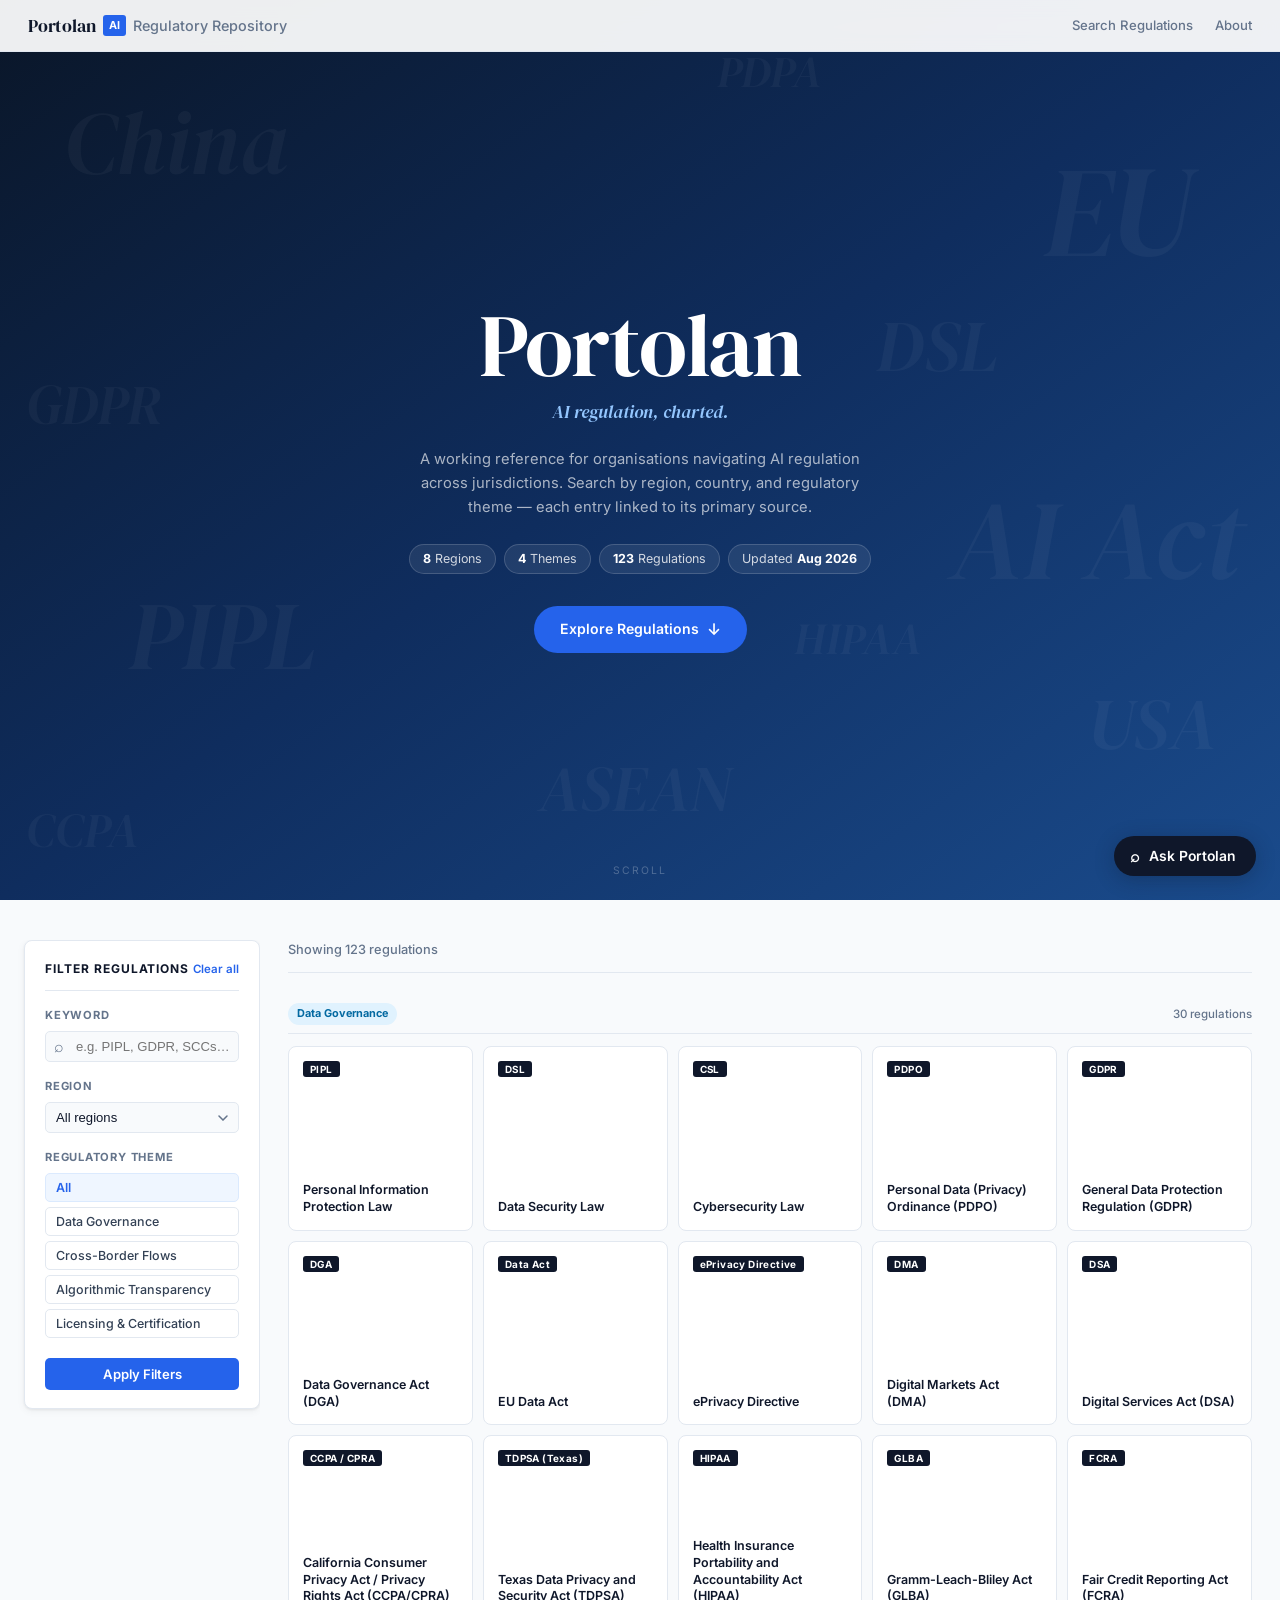
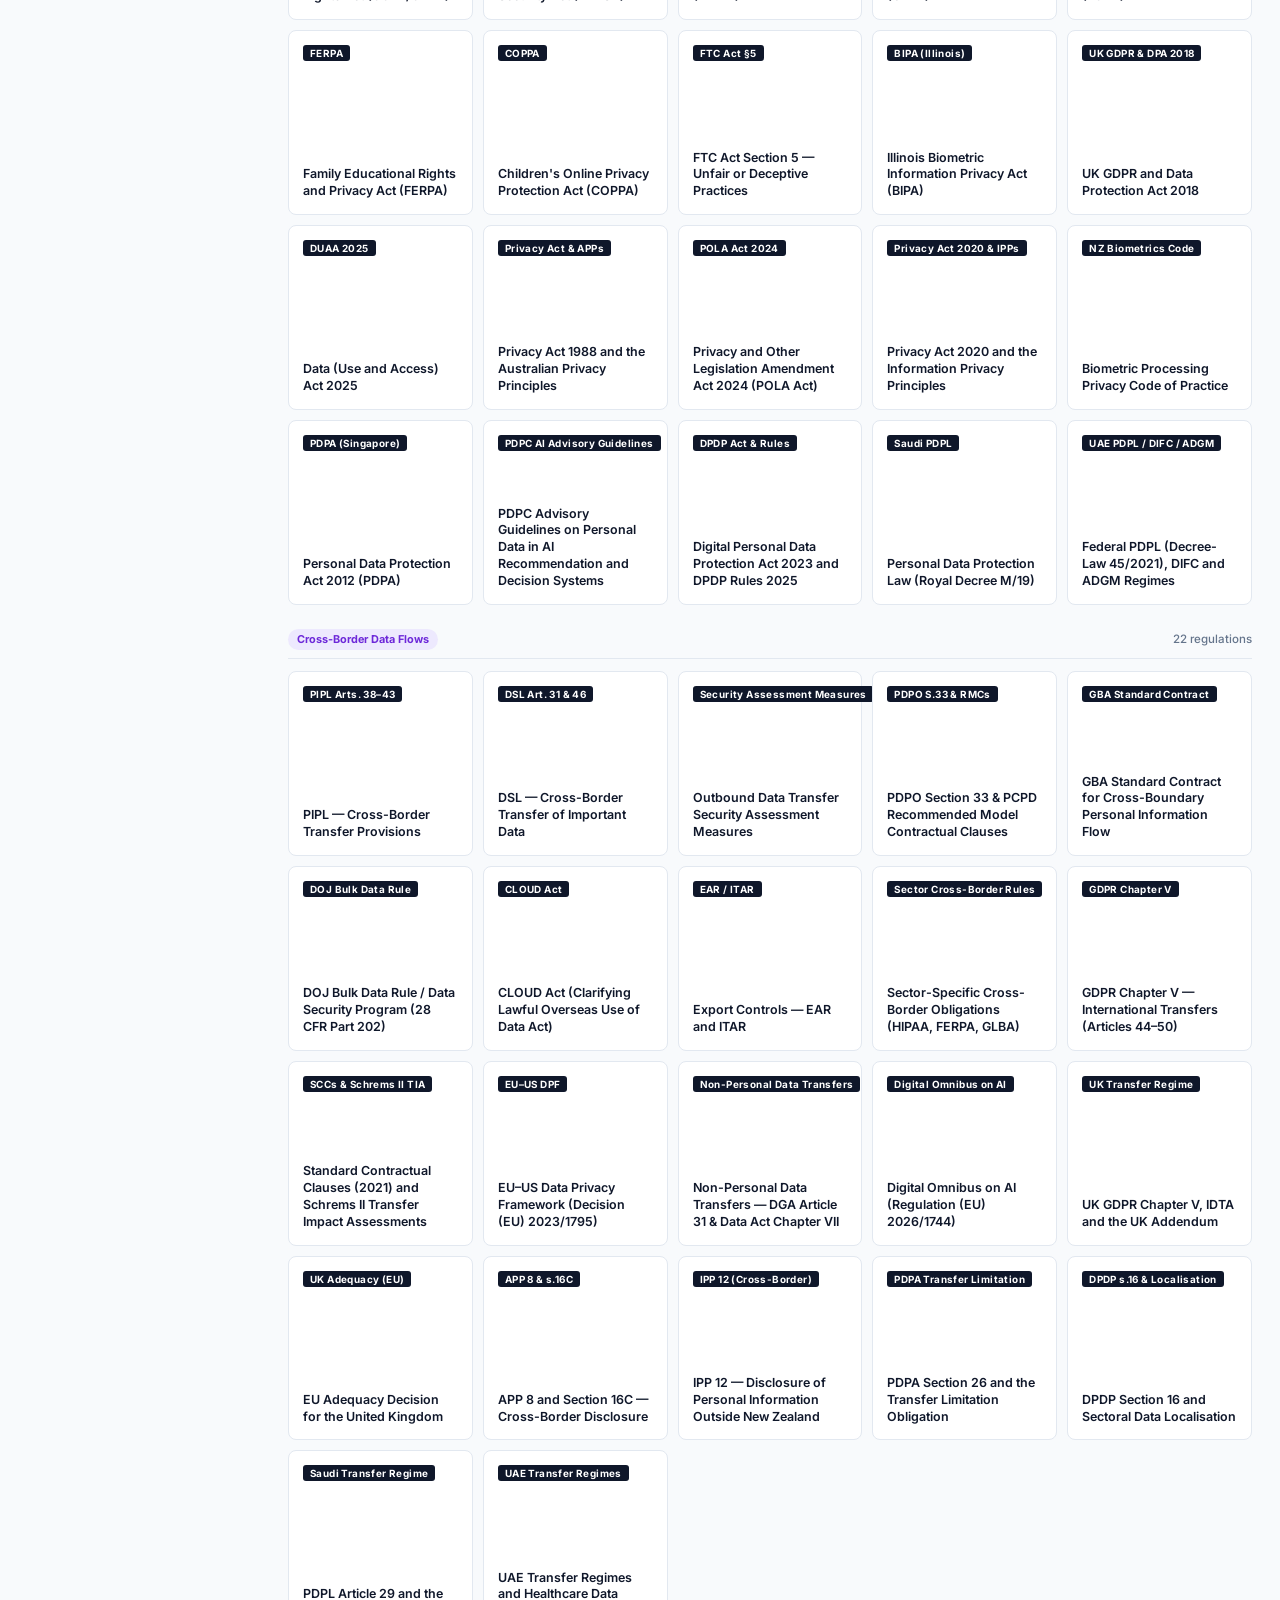
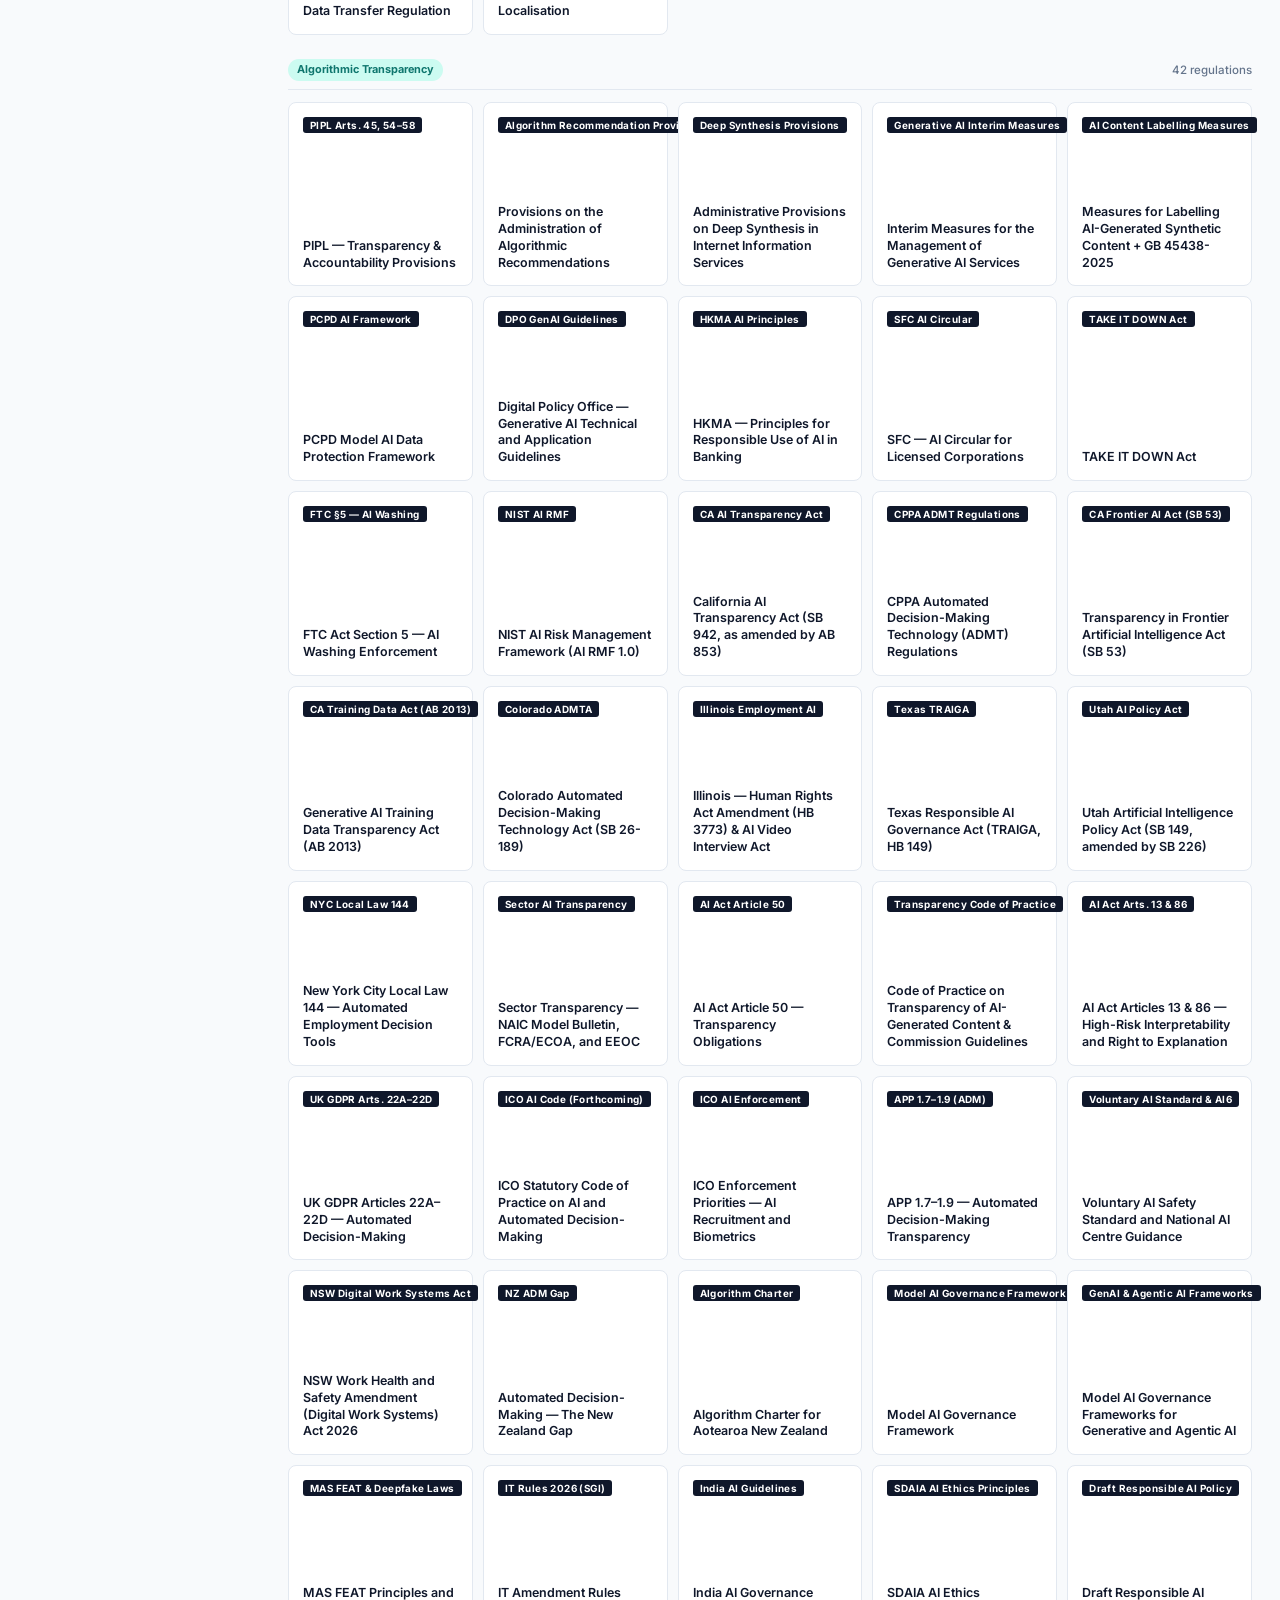
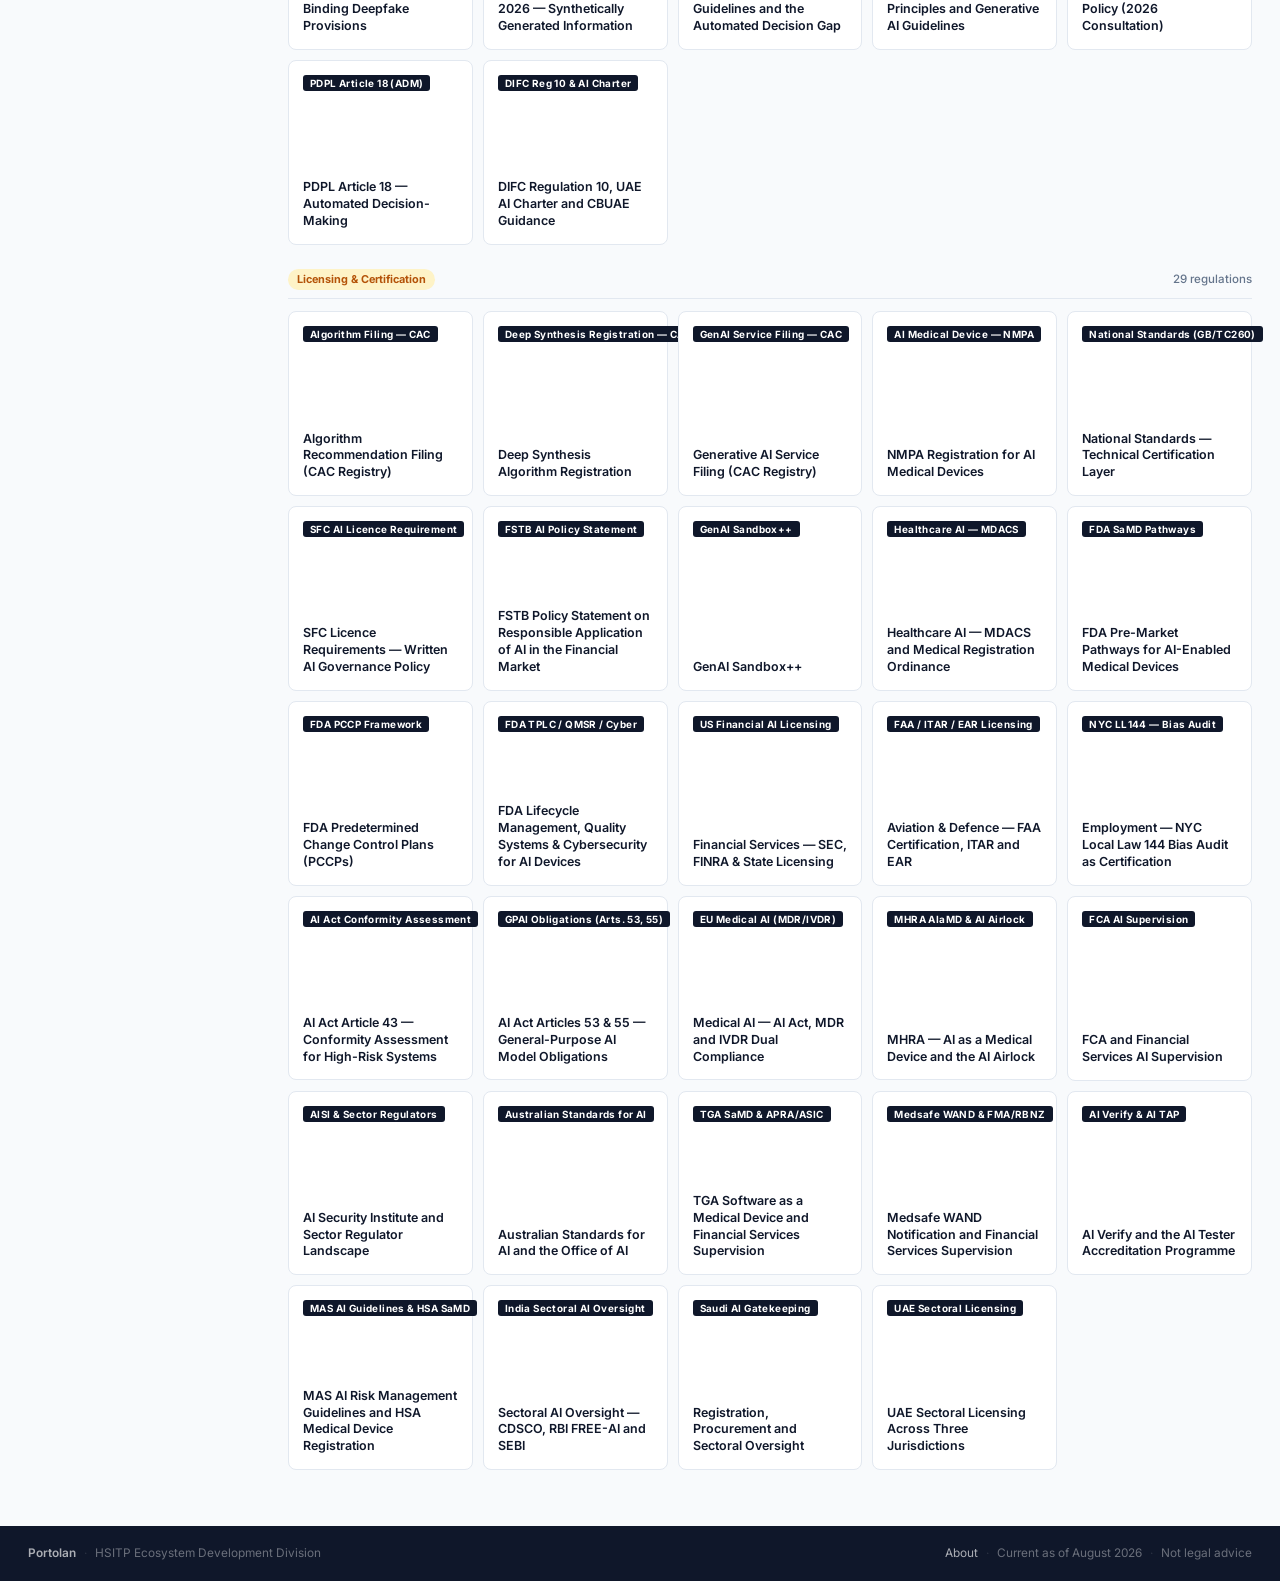
<file: index.html>
<!DOCTYPE html>
<html lang="en">
<head>
  <meta charset="UTF-8">
  <meta name="viewport" content="width=device-width, initial-scale=1.0">
  <title>Portolan — AI Regulatory Repository</title>
  <link href="https://fonts.googleapis.com/css2?family=DM+Serif+Display:ital@0;1&family=Inter:wght@400;500;600;700&display=swap" rel="stylesheet">
  <link rel="stylesheet" href="styles.css">
</head>
<body>

  <!-- ══ STICKY HEADER ══════════════════════════════════════ -->
  <header class="site-header">
    <div class="header-inner">
      <a href="index.html" class="logo">
        <span class="logo-mark">Portolan</span>
        <span class="logo-pill">AI</span>
        <span class="logo-rest">Regulatory Repository</span>
      </a>
      <nav class="header-nav">
        <a href="#repository" class="nav-link">Search Regulations</a>
        <a href="about.html" class="nav-link">About</a>
      </nav>
    </div>
  </header>

  <!-- ══ WELCOME (full viewport) ═══════════════════════════ -->
  <section class="welcome" id="welcome">

    <!-- Ambient jurisdiction names in background -->
    <div class="ambient-words" aria-hidden="true">
      <span class="aw aw-1">China</span>
      <span class="aw aw-2">EU</span>
      <span class="aw aw-3">GDPR</span>
      <span class="aw aw-4">PIPL</span>
      <span class="aw aw-5">USA</span>
      <span class="aw aw-6">MENA</span>
      <span class="aw aw-7">ASEAN</span>
      <span class="aw aw-8">PDPA</span>
      <span class="aw aw-9">AI Act</span>
      <span class="aw aw-10">CCPA</span>
      <span class="aw aw-11">DSL</span>
      <span class="aw aw-12">HIPAA</span>
    </div>

    <div class="welcome-content">
      <h1 class="welcome-title">
        Portolan
      </h1>
      <p class="welcome-tagline"><em>AI regulation, charted.</em></p>
      <p class="welcome-sub">
        A working reference for organisations navigating AI regulation across jurisdictions.
        Search by region, country, and regulatory theme — each entry linked to its primary source.
      </p>
      <div class="welcome-meta">
        <div class="meta-chip"><strong>8</strong> Regions</div>
        <div class="meta-chip"><strong>4</strong> Themes</div>
        <div class="meta-chip"><strong>123</strong> Regulations</div>
        <div class="meta-chip">Updated <strong>Aug 2026</strong></div>
      </div>
      <a href="#repository" class="btn-explore" id="explore-btn">
        Explore Regulations
        <span class="btn-arrow">↓</span>
      </a>
    </div>

    <div class="scroll-hint" aria-hidden="true">scroll</div>
  </section>

  <!-- ══ REPOSITORY ════════════════════════════════════════ -->
  <section class="platform" id="repository">

    <!-- ── SIDEBAR FILTERS ───────────────────────────────── -->
    <aside class="sidebar">
      <div class="sidebar-inner">

        <div class="sidebar-header">
          <h2 class="sidebar-title">Filter Regulations</h2>
          <button class="btn-clear-all" onclick="clearFilters()">Clear all</button>
        </div>

        <div class="filter-block">
          <label class="filter-label" for="search-input">Keyword</label>
          <div class="search-wrap">
            <input type="text" id="search-input" class="filter-input" placeholder="e.g. PIPL, GDPR, SCCs…">
            <span class="search-icon">⌕</span>
          </div>
        </div>

        <div class="filter-block">
          <label class="filter-label" for="region-filter">Region</label>
          <select id="region-filter" class="filter-select" onchange="onRegionChange()">
            <option value="">All regions</option>
            <option value="china">Mainland China</option>
            <option value="hongkong">Hong Kong SAR</option>
            <option value="northamerica">North America</option>
            <option value="eu">European Union</option>
            <option value="uk">United Kingdom</option>
            <option value="mena">MENA</option>
            <option value="sea">South &amp; Southeast Asia</option>
            <option value="anz">Australia &amp; New Zealand</option>
          </select>
        </div>

        <!-- Country dropdown — hidden until a region is selected -->
        <div class="filter-block" id="country-block" style="display:none;">
          <label class="filter-label" for="country-filter">Country</label>
          <select id="country-filter" class="filter-select">
            <option value="">All countries</option>
          </select>
        </div>

        <div class="filter-block">
          <label class="filter-label">Regulatory Theme</label>
          <div class="theme-pills" id="theme-pills">
            <button class="theme-pill active" data-theme="" onclick="selectTheme(this)">All</button>
            <button class="theme-pill" data-theme="data" onclick="selectTheme(this)">Data Governance</button>
            <button class="theme-pill" data-theme="crossborder" onclick="selectTheme(this)">Cross-Border Flows</button>
            <button class="theme-pill" data-theme="transparency" onclick="selectTheme(this)">Algorithmic Transparency</button>
            <button class="theme-pill" data-theme="licensing" onclick="selectTheme(this)">Licensing &amp; Certification</button>
          </div>
        </div>

        <button class="btn-apply" onclick="applyFilters()">Apply Filters</button>

      </div>
    </aside>

    <!-- ── RESULTS AREA ───────────────────────────────────── -->
    <main class="results-area">

      <div class="results-topbar">
        <span id="results-count" class="results-count">Showing all regulations</span>
      </div>

      <div id="active-tags" class="active-tags"></div>

      <!-- Topic overview — shown when region + theme are both selected -->
      <div id="overview-panel"></div>

      <div id="results-grid" class="results-grid"></div>

      <div id="empty-state" class="empty-state" style="display:none;">
        <p class="empty-title">No regulations found</p>
        <p class="empty-sub">Try broadening your filters or clearing the keyword search.</p>
        <button class="btn-apply" onclick="clearFilters()" style="margin-top:14px;">Clear filters</button>
      </div>

    </main>
  </section>

  <!-- ══ DETAIL MODAL ═══════════════════════════════════════ -->
  <div id="modal-overlay" class="modal-overlay" onclick="closeModal()">
    <div class="modal-box" onclick="event.stopPropagation()" role="dialog" aria-modal="true">
      <button class="modal-close" onclick="closeModal()" aria-label="Close">×</button>
      <div id="modal-content"></div>
    </div>
  </div>

  <!-- ══ PORTOLAN ASSISTANT ═════════════════════════════════ -->
  <button class="pa-launcher" id="pa-launcher" onclick="openAssistant()">
    <span class="pa-launcher-icon">⌕</span>
    Ask Portolan
  </button>

  <div class="pa-panel" id="pa-panel" role="dialog" aria-label="Portolan Assistant">
    <div class="pa-header">
      <div>
        <div class="pa-header-title">Ask Portolan</div>
        <div class="pa-header-sub">Searches 123 regulations across 8 regions</div>
      </div>
      <button class="pa-close" onclick="closeAssistant()" aria-label="Close">×</button>
    </div>

    <div class="pa-log" id="pa-log">
      <div class="pa-msg pa-bot">
        <p class="pa-intro">
          Ask a question about AI regulation in any covered jurisdiction. I'll search the
          repository and show you the relevant entries, with the specific articles that apply.
        </p>
        <p class="pa-suggest-label">Try one of these</p>
        <div class="pa-suggests">
          <button class="pa-suggest" onclick="askAssistant('What is required to transfer data out of China?')">What is required to transfer data out of China?</button>
          <button class="pa-suggest" onclick="askAssistant('Do I need a licence to deploy AI in Hong Kong?')">Do I need a licence to deploy AI in Hong Kong?</button>
          <button class="pa-suggest" onclick="askAssistant('How must AI-generated content be labelled in the EU?')">How must AI-generated content be labelled in the EU?</button>
          <button class="pa-suggest" onclick="askAssistant('automated decision-making rights in the UK')">Automated decision-making rights in the UK</button>
        </div>
      </div>
    </div>

    <div class="pa-inputbar">
      <input type="text" class="pa-input" id="pa-input" placeholder="Ask about a jurisdiction or topic…" autocomplete="off">
      <button class="pa-send" onclick="askAssistant()">Ask</button>
    </div>
  </div>

  <!-- ══ FOOTER ════════════════════════════════════════════ -->
  <footer class="site-footer">
    <div class="footer-inner">
      <div class="footer-left">
        <span class="footer-logo">Portolan</span>
        <span class="footer-divider">·</span>
        <span>HSITP Ecosystem Development Division</span>
      </div>
      <div class="footer-right">
        <a href="about.html" class="footer-link">About</a>
        <span class="footer-divider">·</span>
        <span>Current as of August 2026</span>
        <span class="footer-divider">·</span>
        <span>Not legal advice</span>
      </div>
    </div>
  </footer>

  <script src="script.js"></script>
</body>
</html>
</file>
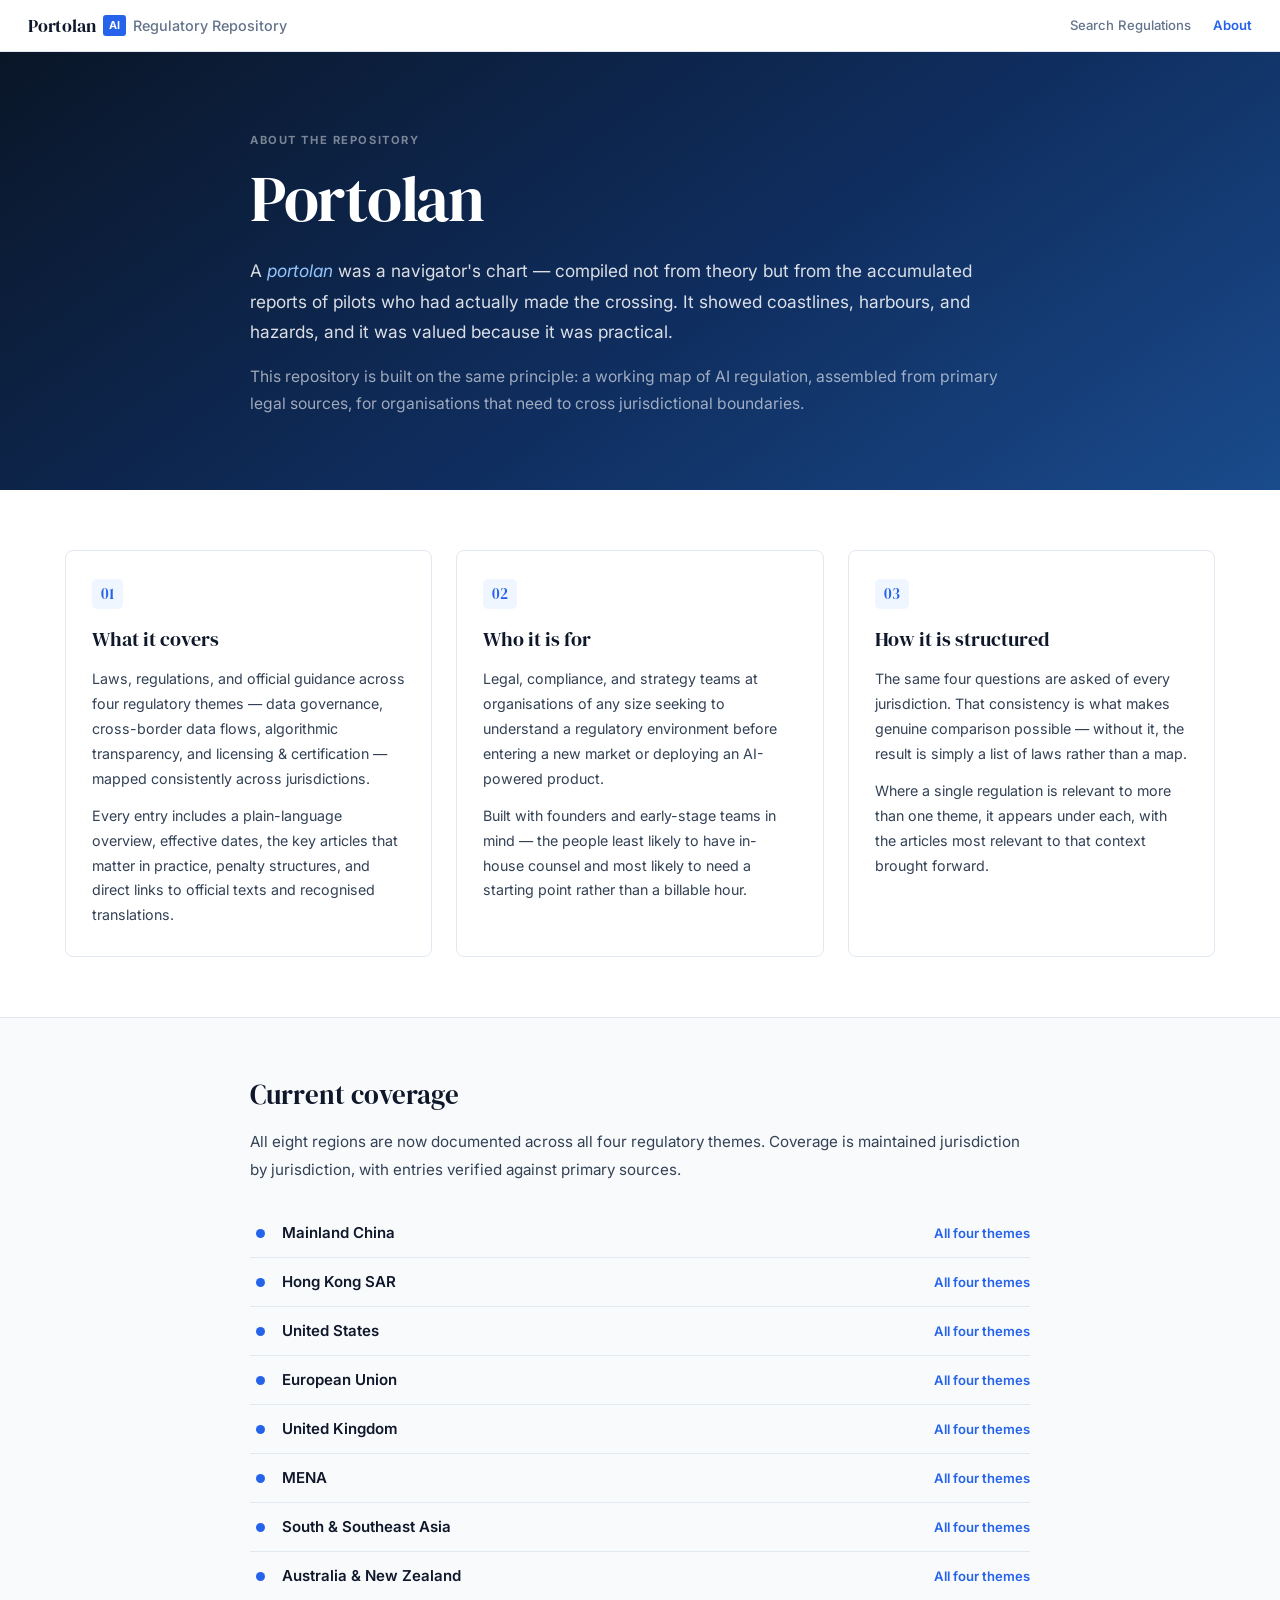
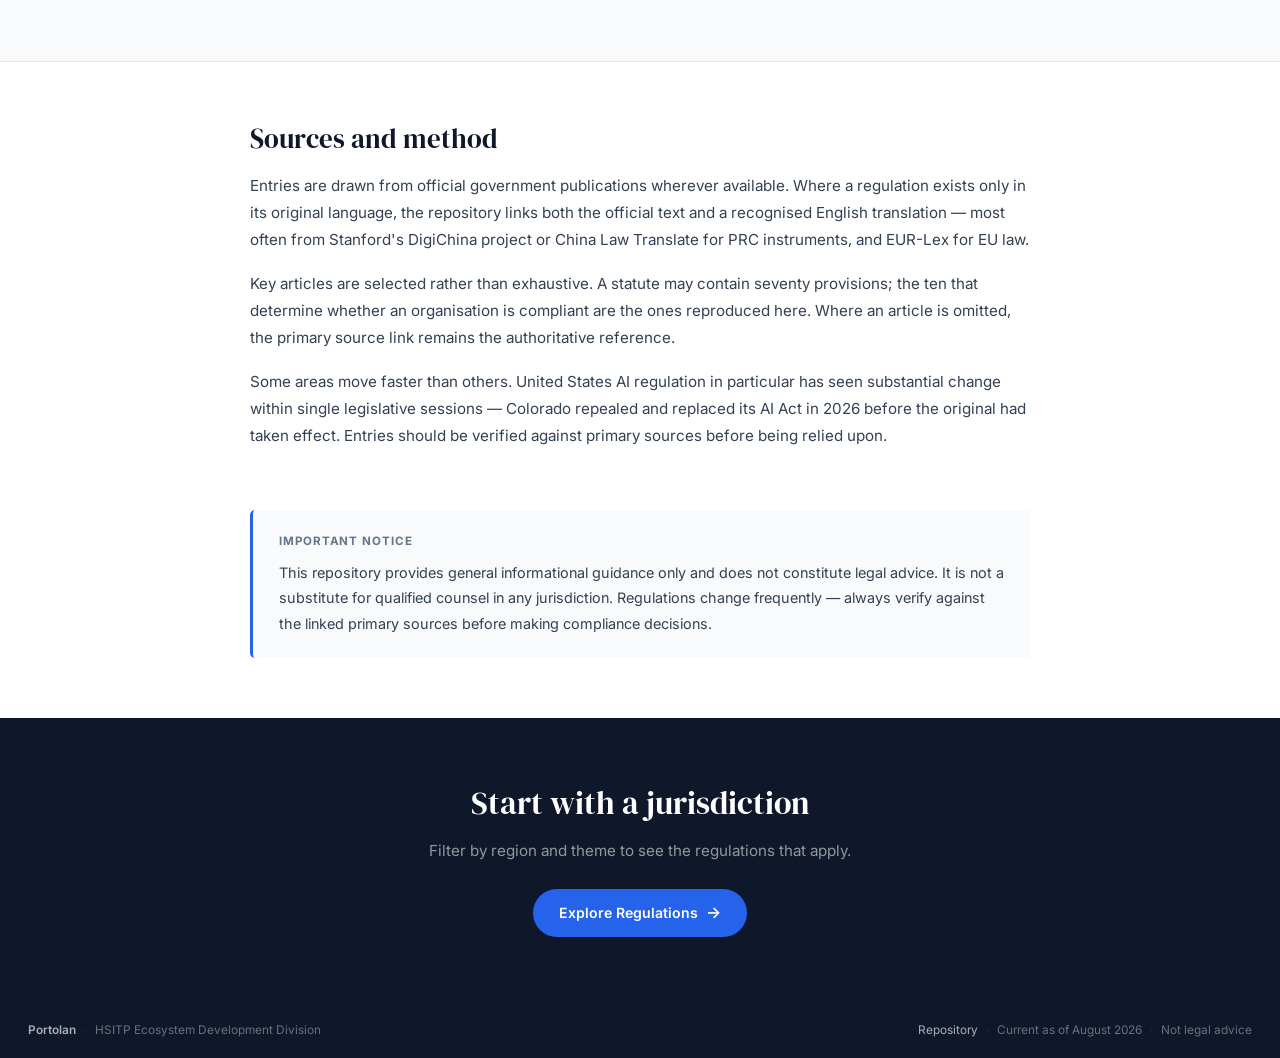
<file: about.html>
<!DOCTYPE html>
<html lang="en">
<head>
  <meta charset="UTF-8">
  <meta name="viewport" content="width=device-width, initial-scale=1.0">
  <title>About — Portolan</title>
  <link href="https://fonts.googleapis.com/css2?family=DM+Serif+Display:ital@0;1&family=Inter:wght@400;500;600;700&display=swap" rel="stylesheet">
  <link rel="stylesheet" href="styles.css">
</head>
<body>

  <!-- ══ STICKY HEADER ══════════════════════════════════════ -->
  <header class="site-header">
    <div class="header-inner">
      <a href="index.html" class="logo">
        <span class="logo-mark">Portolan</span>
        <span class="logo-pill">AI</span>
        <span class="logo-rest">Regulatory Repository</span>
      </a>
      <nav class="header-nav">
        <a href="index.html#repository" class="nav-link">Search Regulations</a>
        <a href="about.html" class="nav-link active">About</a>
      </nav>
    </div>
  </header>

  <!-- ══ ABOUT PAGE ════════════════════════════════════════ -->
  <main class="about-page">

    <!-- Hero -->
    <section class="about-hero">
      <div class="about-hero-inner">
        <p class="about-eyebrow">About the Repository</p>
        <h1 class="about-title">Portolan</h1>
        <p class="about-lede">
          A <em>portolan</em> was a navigator's chart — compiled not from theory but from the
          accumulated reports of pilots who had actually made the crossing. It showed coastlines,
          harbours, and hazards, and it was valued because it was practical.
        </p>
        <p class="about-lede-sub">
          This repository is built on the same principle: a working map of AI regulation,
          assembled from primary legal sources, for organisations that need to cross
          jurisdictional boundaries.
        </p>
      </div>
    </section>

    <!-- Three columns -->
    <section class="about-section">
      <div class="about-grid">
        <div class="about-card">
          <span class="about-card-num">01</span>
          <h3>What it covers</h3>
          <p>
            Laws, regulations, and official guidance across four regulatory themes —
            data governance, cross-border data flows, algorithmic transparency, and
            licensing &amp; certification — mapped consistently across jurisdictions.
          </p>
          <p>
            Every entry includes a plain-language overview, effective dates, the key
            articles that matter in practice, penalty structures, and direct links to
            official texts and recognised translations.
          </p>
        </div>

        <div class="about-card">
          <span class="about-card-num">02</span>
          <h3>Who it is for</h3>
          <p>
            Legal, compliance, and strategy teams at organisations of any size seeking to
            understand a regulatory environment before entering a new market or deploying
            an AI-powered product.
          </p>
          <p>
            Built with founders and early-stage teams in mind — the people least likely to
            have in-house counsel and most likely to need a starting point rather than a
            billable hour.
          </p>
        </div>

        <div class="about-card">
          <span class="about-card-num">03</span>
          <h3>How it is structured</h3>
          <p>
            The same four questions are asked of every jurisdiction. That consistency is
            what makes genuine comparison possible — without it, the result is simply a
            list of laws rather than a map.
          </p>
          <p>
            Where a single regulation is relevant to more than one theme, it appears under
            each, with the articles most relevant to that context brought forward.
          </p>
        </div>
      </div>
    </section>

    <!-- Coverage -->
    <section class="about-section about-section-alt">
      <div class="about-inner-narrow">
        <h2 class="about-h2">Current coverage</h2>
        <p class="about-body">
          All eight regions are now documented across all four regulatory themes. Coverage is
          maintained jurisdiction by jurisdiction, with entries verified against primary sources.
        </p>

        <div class="coverage-list">
          <div class="coverage-row">
            <span class="coverage-dot done"></span>
            <span class="coverage-name">Mainland China</span>
            <span class="coverage-status done">All four themes</span>
          </div>
          <div class="coverage-row">
            <span class="coverage-dot done"></span>
            <span class="coverage-name">Hong Kong SAR</span>
            <span class="coverage-status done">All four themes</span>
          </div>
          <div class="coverage-row">
            <span class="coverage-dot done"></span>
            <span class="coverage-name">United States</span>
            <span class="coverage-status done">All four themes</span>
          </div>
          <div class="coverage-row">
            <span class="coverage-dot done"></span>
            <span class="coverage-name">European Union</span>
            <span class="coverage-status done">All four themes</span>
          </div>
          <div class="coverage-row">
            <span class="coverage-dot done"></span>
            <span class="coverage-name">United Kingdom</span>
            <span class="coverage-status done">All four themes</span>
          </div>
          <div class="coverage-row">
            <span class="coverage-dot done"></span>
            <span class="coverage-name">MENA</span>
            <span class="coverage-status done">All four themes</span>
          </div>
          <div class="coverage-row">
            <span class="coverage-dot done"></span>
            <span class="coverage-name">South &amp; Southeast Asia</span>
            <span class="coverage-status done">All four themes</span>
          </div>
          <div class="coverage-row">
            <span class="coverage-dot done"></span>
            <span class="coverage-name">Australia &amp; New Zealand</span>
            <span class="coverage-status done">All four themes</span>
          </div>
        </div>
      </div>
    </section>

    <!-- Sources & method -->
    <section class="about-section">
      <div class="about-inner-narrow">
        <h2 class="about-h2">Sources and method</h2>
        <p class="about-body">
          Entries are drawn from official government publications wherever available. Where a
          regulation exists only in its original language, the repository links both the
          official text and a recognised English translation — most often from Stanford's
          DigiChina project or China Law Translate for PRC instruments, and EUR-Lex for EU law.
        </p>
        <p class="about-body">
          Key articles are selected rather than exhaustive. A statute may contain seventy
          provisions; the ten that determine whether an organisation is compliant are the ones
          reproduced here. Where an article is omitted, the primary source link remains the
          authoritative reference.
        </p>
        <p class="about-body">
          Some areas move faster than others. United States AI regulation in particular has
          seen substantial change within single legislative sessions — Colorado repealed and
          replaced its AI Act in 2026 before the original had taken effect. Entries should be
          verified against primary sources before being relied upon.
        </p>
      </div>
    </section>

    <!-- Notice -->
    <section class="about-section about-notice-section">
      <div class="about-inner-narrow">
        <div class="about-notice">
          <h3>Important notice</h3>
          <p>
            This repository provides general informational guidance only and does not constitute
            legal advice. It is not a substitute for qualified counsel in any jurisdiction.
            Regulations change frequently — always verify against the linked primary sources
            before making compliance decisions.
          </p>
        </div>
      </div>
    </section>

    <!-- CTA -->
    <section class="about-cta">
      <div class="about-inner-narrow">
        <h2 class="about-cta-title">Start with a jurisdiction</h2>
        <p class="about-cta-sub">Filter by region and theme to see the regulations that apply.</p>
        <a href="index.html#repository" class="btn-explore">
          Explore Regulations
          <span class="btn-arrow">→</span>
        </a>
      </div>
    </section>

  </main>

  <!-- ══ FOOTER ════════════════════════════════════════════ -->
  <footer class="site-footer">
    <div class="footer-inner">
      <div class="footer-left">
        <span class="footer-logo">Portolan</span>
        <span class="footer-divider">·</span>
        <span>HSITP Ecosystem Development Division</span>
      </div>
      <div class="footer-right">
        <a href="index.html" class="footer-link">Repository</a>
        <span class="footer-divider">·</span>
        <span>Current as of August 2026</span>
        <span class="footer-divider">·</span>
        <span>Not legal advice</span>
      </div>
    </div>
  </footer>

</body>
</html>
</file>
<file: styles.css>
/* ════════════════════════════════════════════════════════════
   DESIGN TOKENS
   ════════════════════════════════════════════════════════════ */
:root {
  --blue:        #2563EB;
  --blue-mid:    #3B82F6;
  --blue-light:  #DBEAFE;
  --blue-xlight: #EFF6FF;
  --ink:         #0F172A;
  --ink-mid:     #334155;
  --ink-light:   #64748B;
  --rule:        #E2E8F0;
  --surface:     #F8FAFC;
  --white:       #FFFFFF;

  --c-data:         #0369A1; --c-data-bg:         #E0F2FE;
  --c-crossborder:  #6D28D9; --c-crossborder-bg:  #EDE9FE;
  --c-transparency: #0F766E; --c-transparency-bg: #CCFBF1;
  --c-licensing:    #B45309; --c-licensing-bg:    #FEF3C7;

  --font-display: 'DM Serif Display', Georgia, serif;
  --font-body:    'Inter', system-ui, sans-serif;
  --radius:       8px;
  --radius-sm:    5px;
  --shadow:       0 1px 3px rgba(0,0,0,0.07), 0 2px 8px rgba(0,0,0,0.05);
  --shadow-lg:    0 8px 28px rgba(0,0,0,0.12);
  --sidebar-w:    260px;
  --header-h:     52px;
}

*, *::before, *::after { box-sizing: border-box; margin: 0; padding: 0; }
html { scroll-behavior: smooth; }
body { font-family: var(--font-body); color: var(--ink-mid); background: var(--surface); line-height: 1.6; }
a { color: inherit; text-decoration: none; }
button { cursor: pointer; font-family: var(--font-body); }

/* ── HEADER ─────────────────────────────────────────────────  */
.site-header {
  position: fixed; top: 0; left: 0; right: 0;
  height: var(--header-h);
  background: rgba(255,255,255,0.93);
  backdrop-filter: blur(10px);
  border-bottom: 1px solid var(--rule);
  z-index: 300;
  display: flex; align-items: center;
}
.header-inner {
  max-width: 1300px; margin: 0 auto;
  padding: 0 28px; width: 100%;
  display: flex; align-items: center; justify-content: space-between;
}
.logo {
  display: flex; align-items: center; gap: 7px;
  font-weight: 600; font-size: 0.9rem; color: var(--ink);
  text-decoration: none;
}
.logo-mark {
  font-family: var(--font-display);
  font-size: 1.15rem;
  font-weight: 400;
  letter-spacing: -0.01em;
  color: var(--ink);
}
.logo-pill { background: var(--blue); color: #fff; font-size: 0.68rem; font-weight: 700; padding: 2px 6px; border-radius: 3px; }
.logo-rest { color: var(--ink-light); font-weight: 500; }
.header-nav { display: flex; gap: 22px; }
.nav-link { font-size: 0.82rem; font-weight: 500; color: var(--ink-light); transition: color 0.15s; }
.nav-link:hover { color: var(--blue); }

/* ── WELCOME ─────────────────────────────────────────────────  */
.welcome {
  min-height: 100vh;
  background: linear-gradient(145deg, #0A1628 0%, #0F2D5E 50%, #1A4B8C 100%);
  display: flex; align-items: center; justify-content: center;
  position: relative; overflow: hidden;
  padding-top: var(--header-h);
}
.ambient-words { position: absolute; inset: 0; pointer-events: none; user-select: none; }
.aw { position: absolute; font-family: var(--font-display); color: rgba(255,255,255,0.04); font-style: italic; white-space: nowrap; }
.aw-1  { top:  8%; left:  5%; font-size: 5.5rem; }
.aw-2  { top: 12%; right: 7%; font-size: 8rem; }
.aw-3  { top: 40%; left:  2%; font-size: 3.5rem; }
.aw-4  { top: 62%; left: 10%; font-size: 6rem; }
.aw-5  { top: 74%; right: 5%; font-size: 4.5rem; }
.aw-6  { top: 26%; left: 36%; font-size: 3rem; opacity: 0.03; }
.aw-7  { top: 82%; left: 42%; font-size: 4rem; }
.aw-8  { top:  4%; left: 56%; font-size: 2.8rem; }
.aw-9  { top: 50%; right: 3%; font-size: 7rem; }
.aw-10 { top: 88%; left:  2%; font-size: 3rem; }
.aw-11 { top: 32%; right: 22%; font-size: 4.5rem; }
.aw-12 { top: 67%; right: 28%; font-size: 2.8rem; }

.welcome-content { position: relative; z-index: 1; text-align: center; max-width: 640px; padding: 36px 28px; }
.welcome-eyebrow { font-size: 0.7rem; font-weight: 700; letter-spacing: 0.14em; text-transform: uppercase; color: rgba(255,255,255,0.45); margin-bottom: 16px; }
.welcome-title { font-family: var(--font-display); font-size: clamp(2.2rem, 4.5vw, 3.8rem); font-weight: 400; color: #fff; line-height: 1.15; margin-bottom: 18px; letter-spacing: -0.02em; }
.welcome-title em { font-style: italic; color: #93C5FD; }
.welcome-sub { font-size: 0.92rem; color: rgba(255,255,255,0.65); max-width: 480px; margin: 0 auto 24px; line-height: 1.65; }
.welcome-meta { display: flex; justify-content: center; flex-wrap: wrap; gap: 8px; margin-bottom: 32px; }
.meta-chip { background: rgba(255,255,255,0.08); border: 1px solid rgba(255,255,255,0.16); border-radius: 999px; padding: 4px 13px; font-size: 0.78rem; color: rgba(255,255,255,0.8); }
.meta-chip strong { color: #fff; }
.btn-explore { display: inline-flex; align-items: center; gap: 8px; background: var(--blue); color: #fff; font-size: 0.88rem; font-weight: 600; padding: 11px 26px; border-radius: 999px; border: none; transition: background 0.2s, transform 0.2s; cursor: pointer; }
.btn-explore:hover { background: var(--blue-mid); transform: translateY(-1px); }
.btn-arrow { font-size: 1rem; animation: bounce 2s ease-in-out infinite; }
@keyframes bounce { 0%,100%{transform:translateY(0)} 50%{transform:translateY(4px)} }
.scroll-hint { position: absolute; bottom: 20px; left: 50%; transform: translateX(-50%); font-size: 0.65rem; letter-spacing: 0.2em; text-transform: uppercase; color: rgba(255,255,255,0.25); }

/* ── PLATFORM LAYOUT ─────────────────────────────────────────  */
.platform {
  display: flex; min-height: 100vh;
  max-width: 1300px; margin: 0 auto;
  padding-top: 40px; align-items: flex-start;
}

/* ── SIDEBAR ─────────────────────────────────────────────────  */
.sidebar {
  width: var(--sidebar-w); flex-shrink: 0;
  position: sticky; top: calc(var(--header-h) + 20px);
  max-height: calc(100vh - var(--header-h) - 40px);
  overflow-y: auto; padding: 0 0 40px 24px;
}
.sidebar::-webkit-scrollbar { width: 3px; }
.sidebar::-webkit-scrollbar-thumb { background: var(--rule); border-radius: 2px; }
.sidebar-inner { background: var(--white); border-radius: var(--radius); border: 1px solid var(--rule); padding: 18px 20px; box-shadow: var(--shadow); }
.sidebar-header { display: flex; align-items: center; justify-content: space-between; margin-bottom: 16px; padding-bottom: 12px; border-bottom: 1px solid var(--rule); }
.sidebar-title { font-size: 0.75rem; font-weight: 700; text-transform: uppercase; letter-spacing: 0.08em; color: var(--ink); }
.btn-clear-all { font-size: 0.72rem; color: var(--blue); background: none; border: none; font-weight: 600; padding: 0; }
.btn-clear-all:hover { text-decoration: underline; }

.filter-block { margin-bottom: 16px; }
.filter-label { display: block; font-size: 0.7rem; font-weight: 700; text-transform: uppercase; letter-spacing: 0.07em; color: var(--ink-light); margin-bottom: 6px; }
.search-wrap { position: relative; }
.filter-input { width: 100%; padding: 7px 10px 7px 30px; border: 1.5px solid var(--rule); border-radius: var(--radius-sm); font-size: 0.82rem; color: var(--ink); background: var(--surface); transition: border-color 0.15s; }
.filter-input:focus { outline: none; border-color: var(--blue); }
.search-icon { position: absolute; left: 9px; top: 50%; transform: translateY(-50%); font-size: 1rem; color: var(--ink-light); pointer-events: none; }
.filter-select {
  width: 100%; padding: 7px 28px 7px 10px;
  border: 1.5px solid var(--rule); border-radius: var(--radius-sm);
  font-size: 0.82rem; color: var(--ink); background: var(--surface);
  appearance: none;
  background-image: url("data:image/svg+xml,%3Csvg xmlns='http://www.w3.org/2000/svg' width='10' height='6' viewBox='0 0 10 6'%3E%3Cpath d='M1 1l4 4 4-4' stroke='%2364748B' stroke-width='1.5' fill='none' stroke-linecap='round'/%3E%3C/svg%3E");
  background-repeat: no-repeat; background-position: right 10px center;
  cursor: pointer; transition: border-color 0.15s;
}
.filter-select:focus { outline: none; border-color: var(--blue); }

.theme-pills { display: flex; flex-direction: column; gap: 5px; }
.theme-pill { text-align: left; padding: 6px 10px; border-radius: var(--radius-sm); border: 1.5px solid var(--rule); background: var(--white); font-size: 0.78rem; font-weight: 500; color: var(--ink-mid); transition: all 0.12s; }
.theme-pill:hover { border-color: var(--blue); color: var(--blue); }
.theme-pill.active { background: var(--blue-xlight); border-color: var(--blue-light); color: var(--blue); font-weight: 600; }
.theme-pill[data-theme="data"].active         { background: var(--c-data-bg);         border-color: #BAE6FD; color: var(--c-data); }
.theme-pill[data-theme="crossborder"].active  { background: var(--c-crossborder-bg);  border-color: #C4B5FD; color: var(--c-crossborder); }
.theme-pill[data-theme="transparency"].active { background: var(--c-transparency-bg); border-color: #99F6E4; color: var(--c-transparency); }
.theme-pill[data-theme="licensing"].active    { background: var(--c-licensing-bg);    border-color: #FDE68A; color: var(--c-licensing); }
.btn-apply { width: 100%; padding: 8px 0; background: var(--blue); color: #fff; border: none; border-radius: var(--radius-sm); font-size: 0.82rem; font-weight: 600; transition: background 0.15s; margin-top: 4px; }
.btn-apply:hover { background: var(--blue-mid); }

/* ── RESULTS AREA ────────────────────────────────────────────  */
.results-area { flex: 1; min-width: 0; padding: 0 28px 56px; }
.results-topbar { display: flex; align-items: center; justify-content: space-between; margin-bottom: 14px; padding-bottom: 12px; border-bottom: 1px solid var(--rule); }
.results-count { font-size: 0.8rem; color: var(--ink-light); font-weight: 500; }
.sort-wrap { display: flex; align-items: center; gap: 7px; }
.sort-label { font-size: 0.76rem; color: var(--ink-light); }
.sort-select { padding: 4px 24px 4px 8px; border: 1.5px solid var(--rule); border-radius: var(--radius-sm); font-size: 0.78rem; color: var(--ink); background: var(--white); appearance: none; background-image: url("data:image/svg+xml,%3Csvg xmlns='http://www.w3.org/2000/svg' width='10' height='6' viewBox='0 0 10 6'%3E%3Cpath d='M1 1l4 4 4-4' stroke='%2364748B' stroke-width='1.5' fill='none' stroke-linecap='round'/%3E%3C/svg%3E"); background-repeat: no-repeat; background-position: right 8px center; cursor: pointer; }

/* Active filter tags */
.active-tags { display: flex; flex-wrap: wrap; gap: 6px; margin-bottom: 16px; min-height: 0; }
.active-tag { display: inline-flex; align-items: center; gap: 5px; background: var(--blue-xlight); border: 1px solid var(--blue-light); border-radius: 999px; padding: 2px 9px 2px 10px; font-size: 0.73rem; font-weight: 600; color: var(--blue); }
.tag-remove { background: none; border: none; color: var(--blue); font-size: 0.95rem; line-height: 1; padding: 0; opacity: 0.7; }
.tag-remove:hover { opacity: 1; }

/* ── OVERVIEW PANEL ──────────────────────────────────────────  */
#overview-panel { display: none; margin-bottom: 22px; }
.overview-inner {
  background: linear-gradient(135deg, #EFF6FF 0%, #F0FDF4 100%);
  border: 1.5px solid var(--blue-light);
  border-radius: var(--radius);
  padding: 20px 24px;
}
.overview-eyebrow { font-size: 0.67rem; font-weight: 700; text-transform: uppercase; letter-spacing: 0.1em; color: var(--blue); margin-bottom: 5px; }
.overview-title { font-family: var(--font-display); font-size: 1.2rem; color: var(--ink); margin-bottom: 10px; font-weight: 400; line-height: 1.3; }
.overview-intro { font-size: 0.84rem; color: var(--ink-mid); line-height: 1.65; margin-bottom: 14px; }
.overview-sub { font-size: 0.68rem; font-weight: 700; text-transform: uppercase; letter-spacing: 0.07em; color: var(--ink-light); margin-bottom: 8px; }
.overview-list { list-style: none; display: flex; flex-direction: column; gap: 5px; margin-bottom: 12px; }
.overview-list li { font-size: 0.82rem; color: var(--ink-mid); line-height: 1.5; padding-left: 16px; position: relative; }
.overview-list li::before { content: "→"; position: absolute; left: 0; color: var(--blue); font-size: 0.74rem; }
.overview-note { font-size: 0.78rem; color: var(--ink-light); line-height: 1.55; padding: 9px 12px; background: rgba(255,255,255,0.7); border-radius: var(--radius-sm); border-left: 3px solid var(--blue-light); }
.overview-note strong { color: var(--ink-mid); }

/* ── THEME GROUP ─────────────────────────────────────────────  */
.results-grid { display: flex; flex-direction: column; gap: 24px; }
.theme-group { display: flex; flex-direction: column; }
.theme-group-header { display: flex; align-items: center; justify-content: space-between; margin-bottom: 12px; padding-bottom: 8px; border-bottom: 1px solid var(--rule); }
.theme-group-count { font-size: 0.72rem; color: var(--ink-light); font-weight: 500; }

/* ── THEME TAGS ──────────────────────────────────────────────  */
.theme-tag { display: inline-block; border-radius: 999px; padding: 2px 9px; font-size: 0.68rem; font-weight: 700; }
.theme-tag.data         { background: var(--c-data-bg);         color: var(--c-data); }
.theme-tag.crossborder  { background: var(--c-crossborder-bg);  color: var(--c-crossborder); }
.theme-tag.transparency { background: var(--c-transparency-bg); color: var(--c-transparency); }
.theme-tag.licensing    { background: var(--c-licensing-bg);    color: var(--c-licensing); }

/* ── SQUARE TILES ────────────────────────────────────────────
   This is the key UI element — small square buttons, title only.
   Content is revealed only in the popup modal.
   ────────────────────────────────────────────────────────────  */
.tiles-grid {
  display: grid;
  /*
    Fixed square-ish tiles: 160px minimum width.
    Auto-fill means as many columns as fit the space.
  */
  grid-template-columns: repeat(auto-fill, minmax(160px, 1fr));
  gap: 10px;
}

.reg-tile {
  /* Square via aspect-ratio */
  aspect-ratio: 1 / 1;
  background: var(--white);
  border: 1.5px solid var(--rule);
  border-radius: var(--radius);
  padding: 14px;
  cursor: pointer;
  display: flex;
  flex-direction: column;
  align-items: flex-start;
  justify-content: space-between;
  text-align: left;
  transition: transform 0.15s, box-shadow 0.15s, border-color 0.15s, background 0.15s;
}
.reg-tile:hover {
  transform: translateY(-2px);
  box-shadow: var(--shadow-lg);
  border-color: var(--blue-light);
  background: var(--blue-xlight);
}

/* Short name badge at top */
.tile-badge {
  background: var(--ink);
  color: var(--white);
  font-size: 0.62rem;
  font-weight: 700;
  padding: 2px 7px;
  border-radius: 3px;
  letter-spacing: 0.04em;
  white-space: nowrap;
  transition: background 0.15s;
}
.reg-tile:hover .tile-badge { background: var(--blue); }

/* Regulation name at bottom */
.tile-name {
  font-size: 0.78rem;
  font-weight: 600;
  color: var(--ink);
  line-height: 1.35;
  /* Allow wrapping — tiles are square so text can fill the space */
  word-break: break-word;
  hyphens: auto;
}

/* ── EMPTY STATE ─────────────────────────────────────────────  */
.empty-state { text-align: center; padding: 60px 24px; }
.empty-title { font-family: var(--font-display); font-size: 1.3rem; color: var(--ink); margin-bottom: 6px; }
.empty-sub { font-size: 0.84rem; color: var(--ink-light); }

/* ── MODAL ───────────────────────────────────────────────────  */
.modal-overlay { position: fixed; inset: 0; background: rgba(10,22,40,0.52); display: none; align-items: center; justify-content: center; z-index: 400; padding: 20px; }
.modal-overlay.active { display: flex; }
.modal-box { background: var(--white); border-radius: 12px; box-shadow: var(--shadow-lg); max-width: 680px; width: 100%; max-height: 88vh; overflow-y: auto; padding: 36px 40px; position: relative; }
.modal-box::-webkit-scrollbar { width: 3px; }
.modal-box::-webkit-scrollbar-thumb { background: var(--rule); border-radius: 2px; }
.modal-close { position: absolute; top: 16px; right: 18px; background: var(--surface); border: 1px solid var(--rule); border-radius: 50%; width: 30px; height: 30px; font-size: 1.1rem; color: var(--ink-light); line-height: 1; transition: background 0.15s; cursor: pointer; }
.modal-close:hover { background: var(--rule); }
.modal-region { font-size: 0.68rem; font-weight: 700; text-transform: uppercase; letter-spacing: 0.08em; color: var(--blue); margin-bottom: 5px; }
.modal-title { font-family: var(--font-display); font-size: 1.45rem; color: var(--ink); margin-bottom: 12px; line-height: 1.25; }
.modal-section { margin-bottom: 18px; }
.modal-section h3 { font-size: 0.68rem; font-weight: 700; text-transform: uppercase; letter-spacing: 0.07em; color: var(--ink-light); margin-bottom: 6px; }
.modal-section p { font-size: 0.87rem; color: var(--ink-mid); line-height: 1.65; }

/* Key articles table */
.articles-list { display: flex; flex-direction: column; }
.article-row { display: grid; grid-template-columns: 190px 1fr; gap: 14px; padding: 8px 0; border-bottom: 1px solid var(--rule); align-items: baseline; }
.article-row:last-child { border-bottom: none; }
.article-ref  { font-size: 0.75rem; font-weight: 700; color: var(--blue); }
.article-text { font-size: 0.82rem; color: var(--ink-mid); line-height: 1.55; }

/* Source links */
.modal-sources { display: flex; gap: 14px; padding-top: 14px; border-top: 1px dashed var(--rule); flex-wrap: wrap; margin-top: 4px; }
.source-link { font-size: 0.77rem; font-weight: 600; text-decoration: none; transition: opacity 0.15s; }
.source-link:hover { opacity: 0.7; }
.source-link.primary  { color: var(--blue);      border-bottom: 1.5px solid var(--blue-light); }
.source-link.secondary{ color: var(--ink-light); border-bottom: 1.5px solid var(--rule); }

/* ── FOOTER ──────────────────────────────────────────────────  */
.site-footer { background: var(--ink); padding: 18px 28px; }
.footer-inner { max-width: 1300px; margin: 0 auto; display: flex; justify-content: space-between; align-items: center; flex-wrap: wrap; gap: 6px; }
.footer-left, .footer-right { display: flex; align-items: center; gap: 8px; font-size: 0.74rem; color: rgba(255,255,255,0.38); }
.footer-logo { color: rgba(255,255,255,0.65); font-weight: 600; }
.footer-divider { opacity: 0.3; }

/* ── RESPONSIVE ──────────────────────────────────────────────  */
@media (max-width: 900px) {
  .platform { flex-direction: column; padding-top: 20px; }
  .sidebar { width: 100%; position: static; max-height: none; padding: 0 16px; overflow: visible; }
  .results-area { padding: 0 16px 40px; }
  .about-inner { grid-template-columns: 1fr; gap: 20px; }
  .tiles-grid { grid-template-columns: repeat(auto-fill, minmax(130px, 1fr)); }
}
@media (max-width: 600px) {
  .welcome-title { font-size: 2rem; }
  .header-inner { padding: 0 14px; }
  .logo-rest { display: none; }
  .modal-box { padding: 24px 18px; }
  .article-row { grid-template-columns: 1fr; gap: 3px; }
}

/* ── MODAL SOURCES LIST ──────────────────────────────────────
   Multiple descriptive source links stacked vertically.
   ──────────────────────────────────────────────────────────── */
.sources-list {
  display: flex;
  flex-direction: column;
  gap: 7px;
}
.modal-sources {
  padding-top: 14px;
  border-top: 1px dashed var(--rule);
  margin-top: 4px;
}
.modal-sources h3 {
  font-size: 0.68rem;
  font-weight: 700;
  text-transform: uppercase;
  letter-spacing: 0.07em;
  color: var(--ink-light);
  margin-bottom: 10px;
}

/* ════════════════════════════════════════════════════════════
   WELCOME — Portolan wordmark + tagline
   ════════════════════════════════════════════════════════════ */
.welcome-title {
  font-family: var(--font-display);
  font-size: clamp(3rem, 7vw, 5.5rem);
  font-weight: 400;
  color: #fff;
  line-height: 1.05;
  margin-bottom: 6px;
  letter-spacing: -0.02em;
}
.welcome-tagline {
  font-size: 1.15rem;
  color: #93C5FD;
  margin-bottom: 20px;
  font-family: var(--font-display);
}
.welcome-tagline em { font-style: italic; }

/* Nav active state */
.nav-link.active { color: var(--blue); font-weight: 600; }

/* Footer link */
.footer-link {
  color: rgba(255,255,255,0.65);
  text-decoration: none;
  transition: color 0.15s;
}
.footer-link:hover { color: #fff; }

/* ════════════════════════════════════════════════════════════
   ABOUT PAGE
   ════════════════════════════════════════════════════════════ */
.about-page {
  padding-top: var(--header-h);
  background: var(--white);
}

/* ── HERO ────────────────────────────────────────────────── */
.about-hero {
  background: linear-gradient(145deg, #0A1628 0%, #0F2D5E 55%, #1A4B8C 100%);
  padding: 80px 28px 72px;
}
.about-hero-inner {
  max-width: 780px;
  margin: 0 auto;
}
.about-eyebrow {
  font-size: 0.7rem;
  font-weight: 700;
  letter-spacing: 0.14em;
  text-transform: uppercase;
  color: rgba(255,255,255,0.45);
  margin-bottom: 14px;
}
.about-title {
  font-family: var(--font-display);
  font-size: clamp(2.6rem, 5vw, 4rem);
  font-weight: 400;
  color: #fff;
  line-height: 1.1;
  margin-bottom: 22px;
  letter-spacing: -0.02em;
}
.about-lede {
  font-size: 1.08rem;
  color: rgba(255,255,255,0.85);
  line-height: 1.75;
  margin-bottom: 16px;
}
.about-lede em { color: #93C5FD; font-style: italic; }
.about-lede-sub {
  font-size: 0.98rem;
  color: rgba(255,255,255,0.6);
  line-height: 1.75;
}

/* ── SECTIONS ────────────────────────────────────────────── */
.about-section {
  padding: 60px 28px;
}
.about-section-alt {
  background: var(--surface);
  border-top: 1px solid var(--rule);
  border-bottom: 1px solid var(--rule);
}
.about-inner-narrow {
  max-width: 780px;
  margin: 0 auto;
}
.about-h2 {
  font-family: var(--font-display);
  font-size: 1.7rem;
  font-weight: 400;
  color: var(--ink);
  margin-bottom: 16px;
  line-height: 1.25;
}
.about-body {
  font-size: 0.95rem;
  color: var(--ink-mid);
  line-height: 1.8;
  margin-bottom: 16px;
}
.about-body:last-child { margin-bottom: 0; }

/* ── THREE-COLUMN CARDS ──────────────────────────────────── */
.about-grid {
  max-width: 1150px;
  margin: 0 auto;
  display: grid;
  grid-template-columns: repeat(3, 1fr);
  gap: 24px;
}
.about-card {
  background: var(--white);
  border: 1.5px solid var(--rule);
  border-radius: var(--radius);
  padding: 28px 26px;
  position: relative;
}
.about-card-num {
  display: inline-block;
  font-family: var(--font-display);
  font-size: 0.95rem;
  color: var(--blue);
  background: var(--blue-xlight);
  border-radius: 5px;
  padding: 3px 9px;
  margin-bottom: 14px;
}
.about-card h3 {
  font-family: var(--font-display);
  font-size: 1.25rem;
  font-weight: 400;
  color: var(--ink);
  margin-bottom: 12px;
}
.about-card p {
  font-size: 0.89rem;
  color: var(--ink-mid);
  line-height: 1.75;
  margin-bottom: 12px;
}
.about-card p:last-child { margin-bottom: 0; }

/* ── COVERAGE LIST ───────────────────────────────────────── */
.coverage-list {
  margin-top: 26px;
  display: flex;
  flex-direction: column;
}
.coverage-row {
  display: grid;
  grid-template-columns: 20px 1fr auto;
  align-items: center;
  gap: 12px;
  padding: 12px 0;
  border-bottom: 1px solid var(--rule);
}
.coverage-row:last-child { border-bottom: none; }
.coverage-dot {
  width: 9px; height: 9px;
  border-radius: 50%;
  background: var(--rule);
  justify-self: center;
}
.coverage-dot.done    { background: var(--blue); }
.coverage-dot.partial { background: #93C5FD; }
.coverage-name {
  font-size: 0.94rem;
  color: var(--ink-mid);
}
.coverage-row .coverage-dot.done ~ .coverage-name,
.coverage-row .coverage-dot.partial ~ .coverage-name {
  color: var(--ink);
  font-weight: 600;
}
.coverage-status {
  font-size: 0.82rem;
  color: var(--ink-light);
  font-style: italic;
}
.coverage-status.done    { color: var(--blue); font-style: normal; font-weight: 600; }
.coverage-status.partial { color: #3B82F6; font-style: normal; }

/* ── NOTICE ──────────────────────────────────────────────── */
.about-notice-section { padding-top: 0; }
.about-notice {
  background: var(--surface);
  border-left: 3px solid var(--blue);
  border-radius: var(--radius-sm);
  padding: 22px 26px;
}
.about-notice h3 {
  font-size: 0.72rem;
  font-weight: 700;
  text-transform: uppercase;
  letter-spacing: 0.08em;
  color: var(--ink-light);
  margin-bottom: 10px;
}
.about-notice p {
  font-size: 0.9rem;
  color: var(--ink-mid);
  line-height: 1.75;
}

/* ── CTA ─────────────────────────────────────────────────── */
.about-cta {
  background: var(--ink);
  padding: 60px 28px 66px;
  text-align: center;
}
.about-cta-title {
  font-family: var(--font-display);
  font-size: 2rem;
  font-weight: 400;
  color: #fff;
  margin-bottom: 10px;
}
.about-cta-sub {
  font-size: 0.95rem;
  color: rgba(255,255,255,0.55);
  margin-bottom: 26px;
}
.about-cta .btn-arrow { animation: none; }

/* ── RESPONSIVE ──────────────────────────────────────────── */
@media (max-width: 900px) {
  .about-grid { grid-template-columns: 1fr; gap: 18px; }
  .about-hero { padding: 56px 20px 48px; }
  .about-section { padding: 44px 20px; }
}
@media (max-width: 600px) {
  .coverage-row { grid-template-columns: 20px 1fr; }
  .coverage-status { grid-column: 2; font-size: 0.78rem; }
}

/* ════════════════════════════════════════════════════════════
   PORTOLAN ASSISTANT
   Floating retrieval assistant — searches the repository and
   surfaces sourced entries. No text generation.
   ════════════════════════════════════════════════════════════ */

/* ── LAUNCHER ────────────────────────────────────────────── */
.pa-launcher {
  position: fixed;
  bottom: 24px; right: 24px;
  z-index: 350;
  display: inline-flex;
  align-items: center;
  gap: 9px;
  padding: 12px 20px 12px 16px;
  background: var(--ink);
  color: #fff;
  border: none;
  border-radius: 999px;
  font-size: 0.87rem;
  font-weight: 600;
  font-family: var(--font-body);
  cursor: pointer;
  box-shadow: 0 4px 20px rgba(10,22,40,0.28);
  transition: transform 0.18s, background 0.18s, opacity 0.18s;
}
.pa-launcher:hover { background: var(--blue); transform: translateY(-2px); }
.pa-launcher.hidden { opacity: 0; pointer-events: none; transform: translateY(8px); }
.pa-launcher-icon { font-size: 1rem; line-height: 1; }

/* ── PANEL ───────────────────────────────────────────────── */
.pa-panel {
  position: fixed;
  bottom: 24px; right: 24px;
  width: 420px;
  max-width: calc(100vw - 32px);
  height: 620px;
  max-height: calc(100vh - 48px);
  background: var(--white);
  border: 1px solid var(--rule);
  border-radius: 14px;
  box-shadow: 0 12px 44px rgba(10,22,40,0.22);
  z-index: 360;
  display: flex;
  flex-direction: column;
  overflow: hidden;
  opacity: 0;
  pointer-events: none;
  transform: translateY(14px) scale(0.98);
  transition: opacity 0.2s, transform 0.2s;
}
.pa-panel.open { opacity: 1; pointer-events: auto; transform: translateY(0) scale(1); }

/* ── HEADER ──────────────────────────────────────────────── */
.pa-header {
  background: var(--ink);
  padding: 16px 18px;
  display: flex;
  align-items: flex-start;
  justify-content: space-between;
  gap: 12px;
  flex-shrink: 0;
}
.pa-header-title {
  font-family: var(--font-display);
  font-size: 1.05rem;
  color: #fff;
  line-height: 1.2;
  margin-bottom: 3px;
}
.pa-header-sub {
  font-size: 0.74rem;
  color: rgba(255,255,255,0.5);
  line-height: 1.4;
}
.pa-close {
  background: rgba(255,255,255,0.1);
  border: none;
  color: rgba(255,255,255,0.75);
  width: 26px; height: 26px;
  border-radius: 50%;
  font-size: 1rem;
  line-height: 1;
  cursor: pointer;
  flex-shrink: 0;
  transition: background 0.15s;
}
.pa-close:hover { background: rgba(255,255,255,0.2); color: #fff; }

/* ── LOG ─────────────────────────────────────────────────── */
.pa-log {
  flex: 1;
  overflow-y: auto;
  padding: 16px;
  display: flex;
  flex-direction: column;
  gap: 14px;
  background: var(--surface);
}
.pa-log::-webkit-scrollbar { width: 4px; }
.pa-log::-webkit-scrollbar-thumb { background: var(--rule); border-radius: 2px; }

.pa-msg { font-size: 0.85rem; line-height: 1.6; }
.pa-user {
  align-self: flex-end;
  background: var(--blue);
  color: #fff;
  padding: 9px 14px;
  border-radius: 14px 14px 4px 14px;
  max-width: 85%;
  font-weight: 500;
}
.pa-bot {
  align-self: stretch;
  color: var(--ink-mid);
}

/* ── INTRO ───────────────────────────────────────────────── */
.pa-intro {
  font-size: 0.85rem;
  color: var(--ink-mid);
  line-height: 1.65;
  margin-bottom: 12px;
}
.pa-suggest-label {
  font-size: 0.68rem;
  font-weight: 700;
  text-transform: uppercase;
  letter-spacing: 0.08em;
  color: var(--ink-light);
  margin-bottom: 8px;
}
.pa-suggests { display: flex; flex-direction: column; gap: 6px; }
.pa-suggest {
  text-align: left;
  background: var(--white);
  border: 1px solid var(--rule);
  border-radius: 8px;
  padding: 9px 12px;
  font-size: 0.8rem;
  color: var(--ink-mid);
  font-family: var(--font-body);
  cursor: pointer;
  transition: border-color 0.15s, color 0.15s;
}
.pa-suggest:hover { border-color: var(--blue); color: var(--blue); }

/* ── OVERVIEW BLOCK ──────────────────────────────────────── */
.pa-overview {
  background: linear-gradient(135deg, #EFF6FF 0%, #F0FDF4 100%);
  border: 1px solid var(--blue-light);
  border-radius: 10px;
  padding: 14px 16px;
  margin-bottom: 14px;
}
.pa-ov-label {
  font-size: 0.64rem; font-weight: 700; text-transform: uppercase;
  letter-spacing: 0.1em; color: var(--blue); margin-bottom: 4px;
}
.pa-ov-title {
  font-family: var(--font-display);
  font-size: 0.98rem; color: var(--ink); margin-bottom: 7px;
}
.pa-ov-text { font-size: 0.79rem; color: var(--ink-mid); line-height: 1.6; margin-bottom: 9px; }
.pa-ov-points { list-style: none; display: flex; flex-direction: column; gap: 5px; }
.pa-ov-points li {
  font-size: 0.77rem; color: var(--ink-mid); line-height: 1.5;
  padding-left: 14px; position: relative;
}
.pa-ov-points li::before {
  content: "→"; position: absolute; left: 0; color: var(--blue); font-size: 0.7rem;
}

/* ── RESULT CARDS ────────────────────────────────────────── */
.pa-lead {
  font-size: 0.68rem; font-weight: 700; text-transform: uppercase;
  letter-spacing: 0.08em; color: var(--ink-light); margin-bottom: 8px;
}
.pa-results { display: flex; flex-direction: column; gap: 8px; }
.pa-card {
  width: 100%;
  text-align: left;
  background: var(--white);
  border: 1px solid var(--rule);
  border-radius: 10px;
  padding: 12px 14px;
  cursor: pointer;
  font-family: var(--font-body);
  display: flex;
  flex-direction: column;
  gap: 6px;
  transition: border-color 0.15s, box-shadow 0.15s;
}
.pa-card:hover { border-color: var(--blue-light); box-shadow: var(--shadow); }
.pa-card-top { display: flex; align-items: center; justify-content: space-between; gap: 8px; }
.pa-badge {
  background: var(--ink); color: #fff;
  font-size: 0.62rem; font-weight: 700;
  padding: 2px 7px; border-radius: 3px;
  letter-spacing: 0.03em;
}
.pa-card:hover .pa-badge { background: var(--blue); }
.pa-juris { font-size: 0.66rem; color: var(--ink-light); font-weight: 600; }
.pa-card-title { font-size: 0.83rem; font-weight: 600; color: var(--ink); line-height: 1.35; }
.pa-snippet {
  font-size: 0.75rem; color: var(--ink-light); line-height: 1.55;
  padding-top: 6px; border-top: 1px dashed var(--rule);
}
.pa-snippet strong { color: var(--blue); }
.pa-open { font-size: 0.7rem; font-weight: 700; color: var(--blue); }

.pa-more, .pa-none {
  font-size: 0.79rem; color: var(--ink-light);
  line-height: 1.6; margin-top: 10px;
}
.pa-none em { color: var(--ink-mid); font-style: italic; }
.pa-disclaim {
  font-size: 0.7rem; color: var(--ink-light);
  line-height: 1.5; margin-top: 12px;
  padding-top: 10px; border-top: 1px solid var(--rule);
  font-style: italic;
}

/* ── INPUT ───────────────────────────────────────────────── */
.pa-inputbar {
  display: flex; gap: 8px;
  padding: 12px;
  border-top: 1px solid var(--rule);
  background: var(--white);
  flex-shrink: 0;
}
.pa-input {
  flex: 1;
  padding: 9px 12px;
  border: 1.5px solid var(--rule);
  border-radius: 8px;
  font-size: 0.84rem;
  font-family: var(--font-body);
  color: var(--ink);
  background: var(--surface);
}
.pa-input:focus { outline: none; border-color: var(--blue); }
.pa-send {
  background: var(--blue); color: #fff;
  border: none; border-radius: 8px;
  padding: 0 16px;
  font-size: 0.84rem; font-weight: 600;
  font-family: var(--font-body);
  cursor: pointer;
  transition: background 0.15s;
}
.pa-send:hover { background: var(--blue-mid); }

/* ── RESPONSIVE ──────────────────────────────────────────── */
@media (max-width: 520px) {
  .pa-panel {
    right: 8px; left: 8px; bottom: 8px;
    width: auto; height: calc(100vh - 16px);
  }
  .pa-launcher { right: 16px; bottom: 16px; padding: 11px 16px; }
}
</file>
